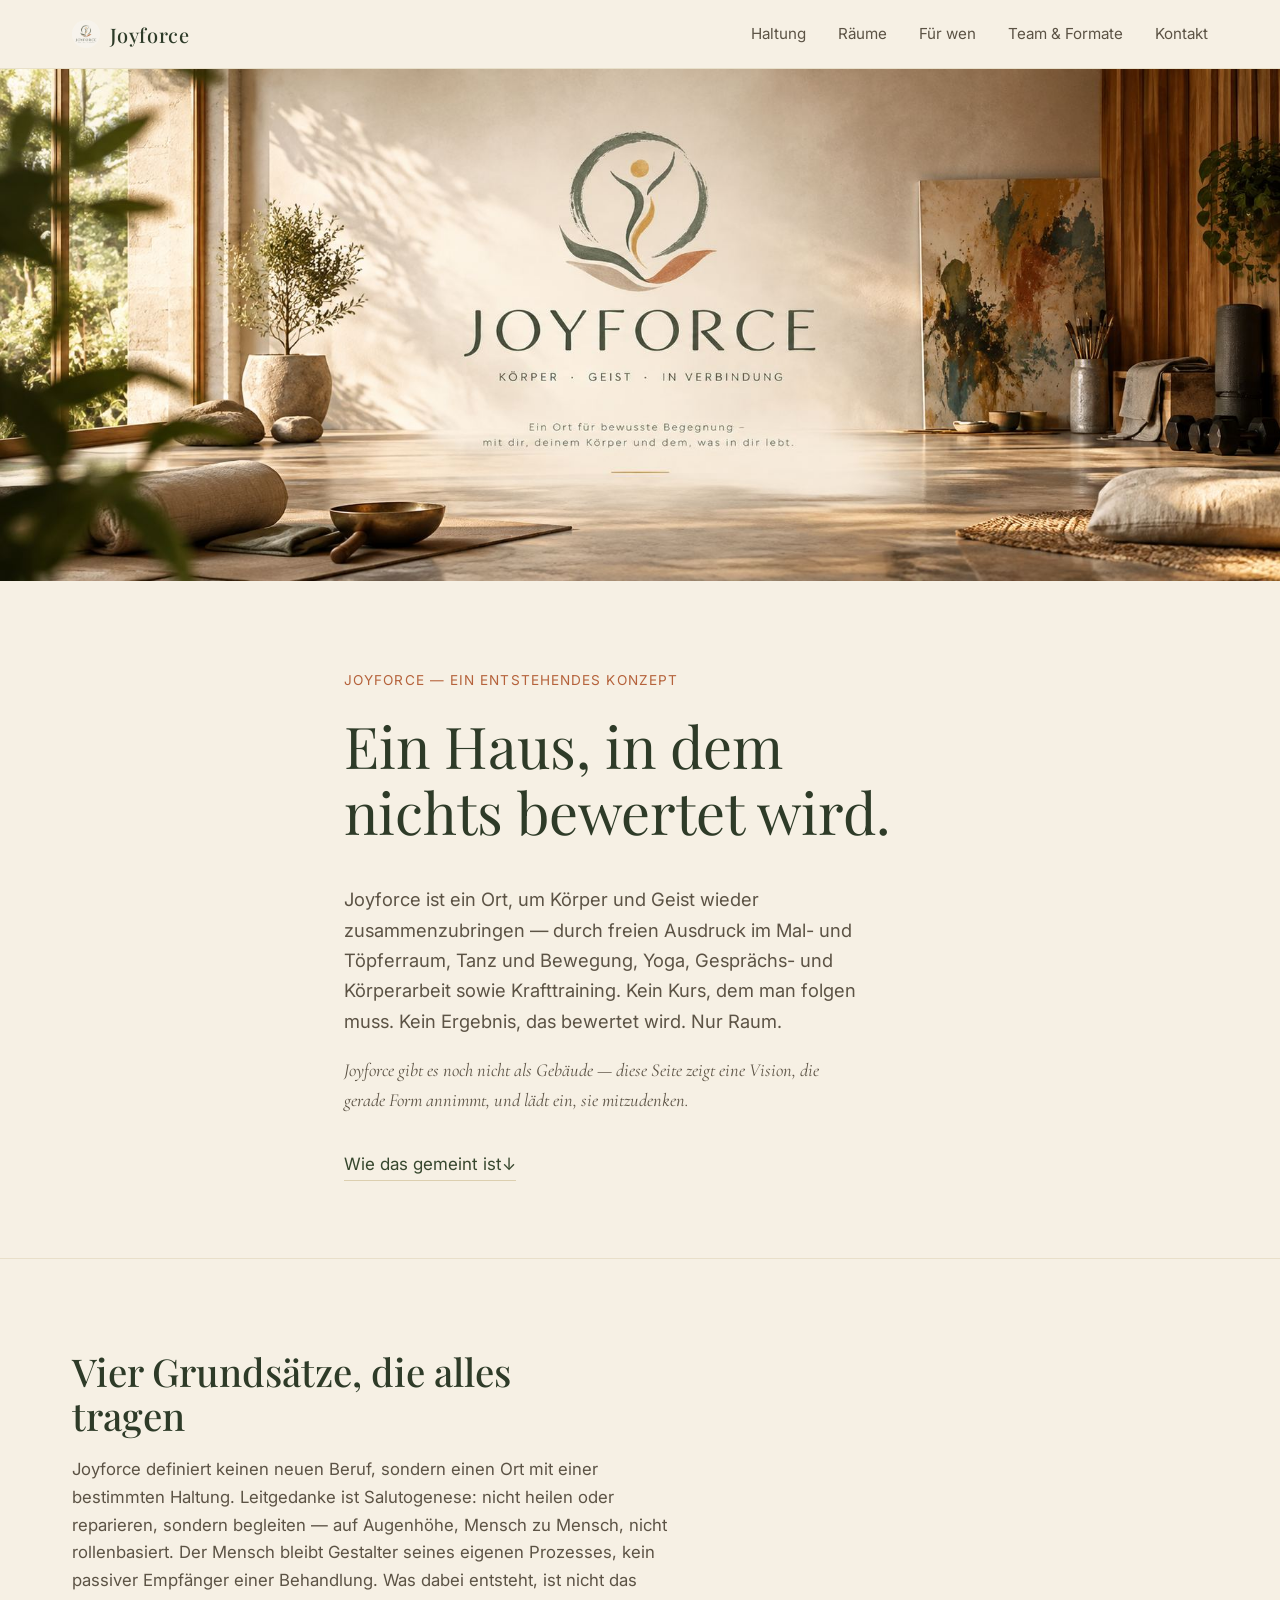
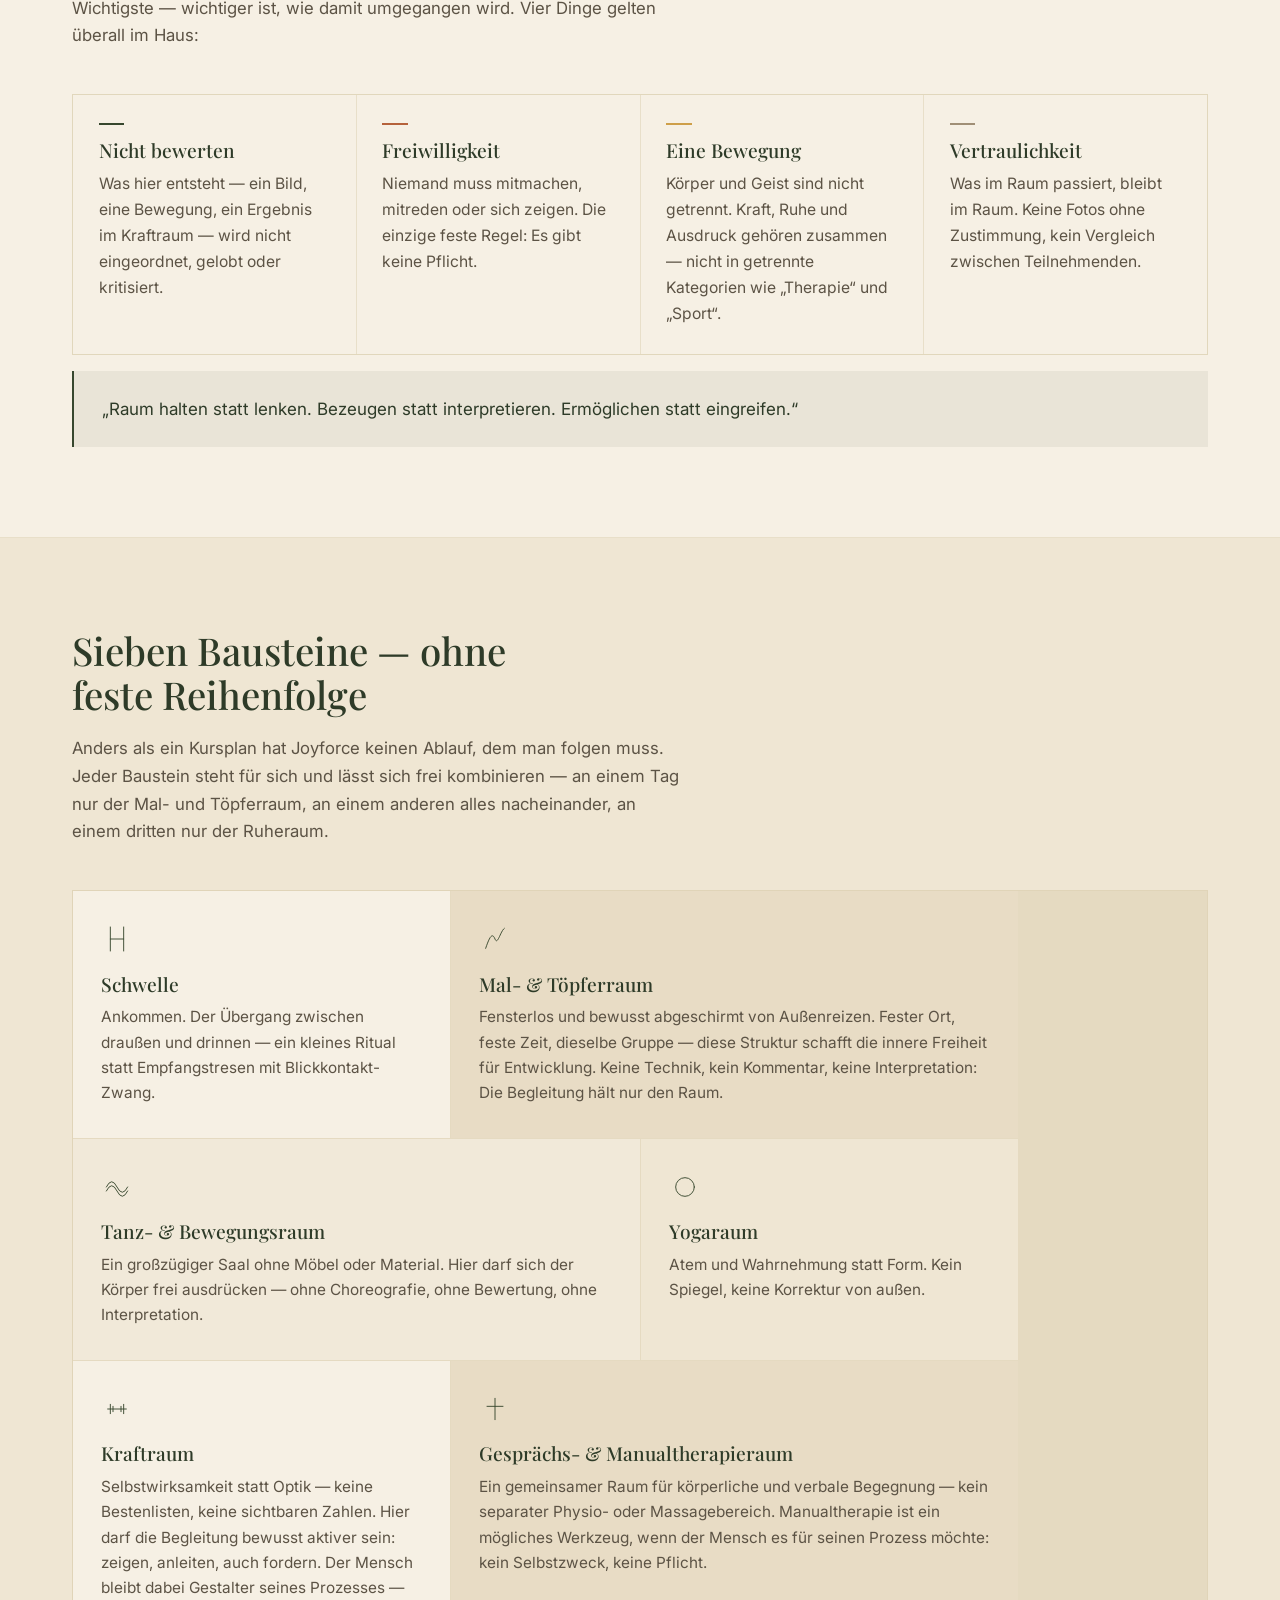
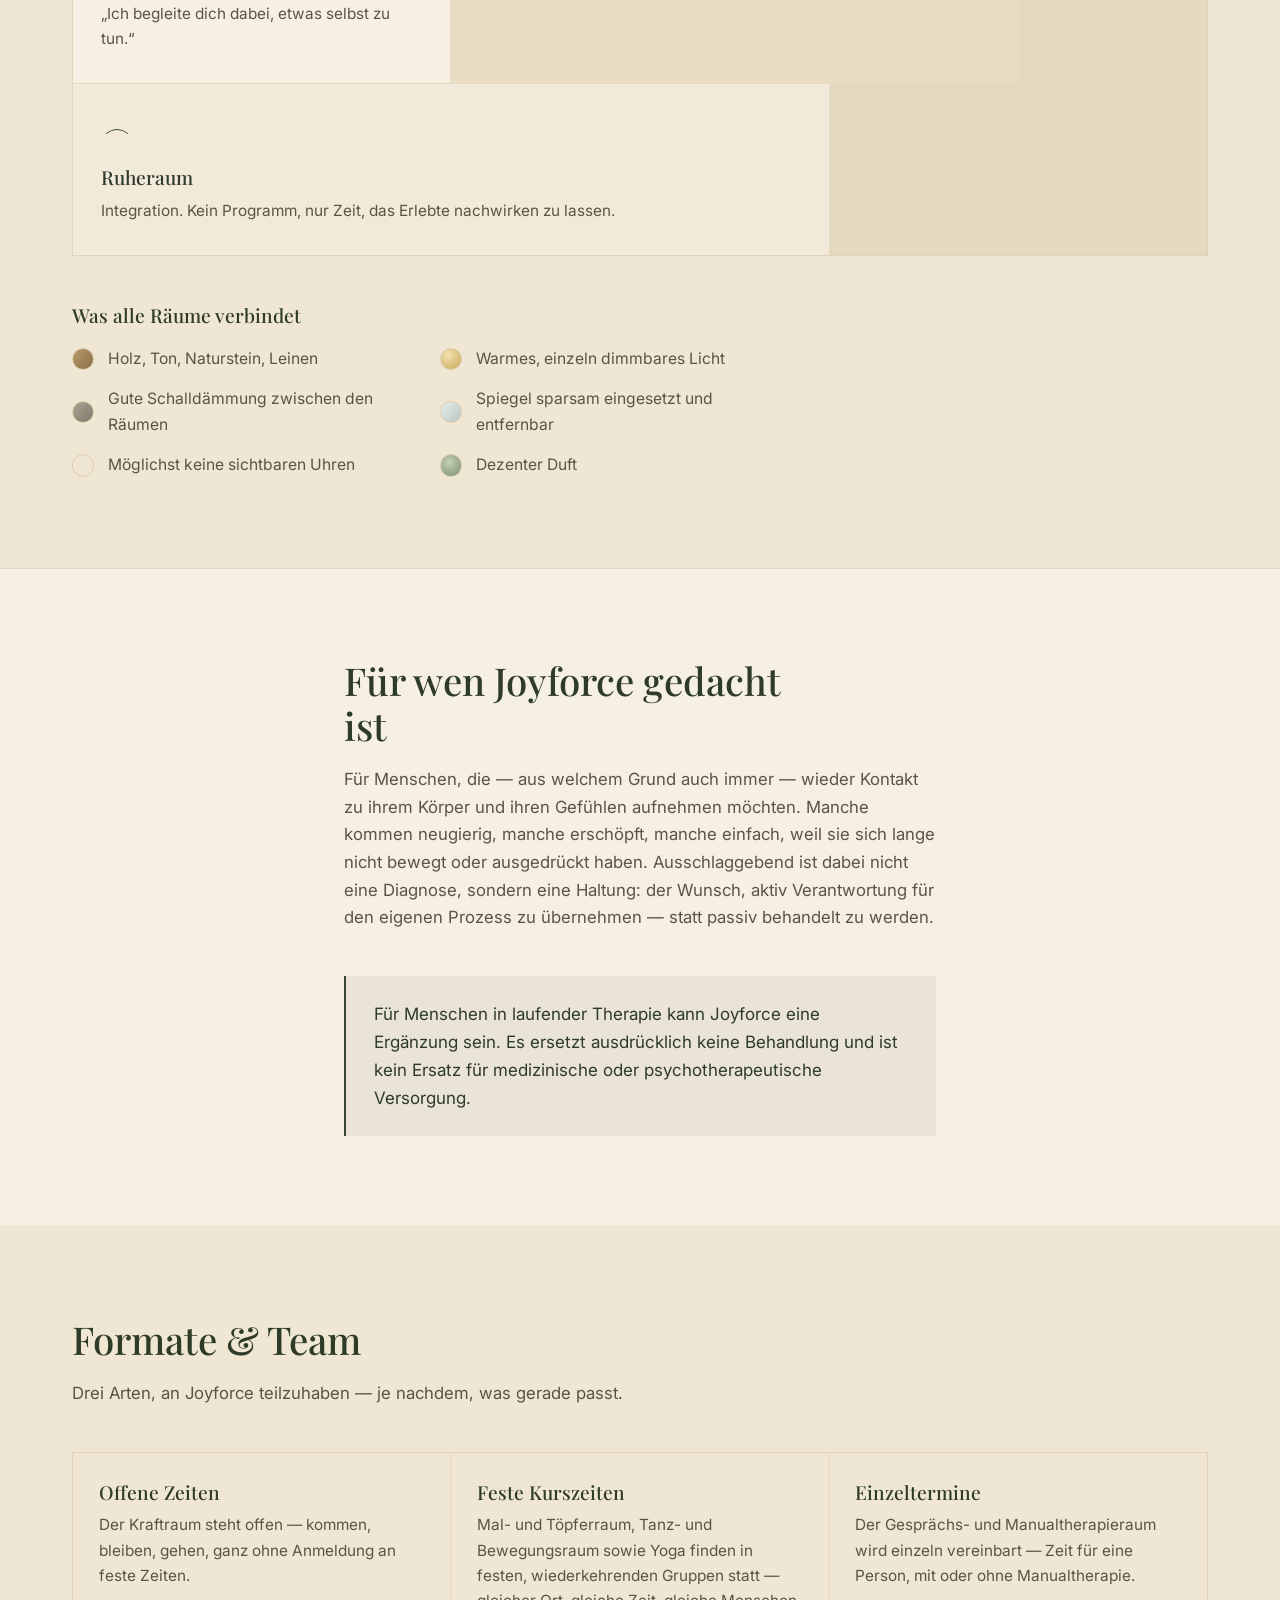
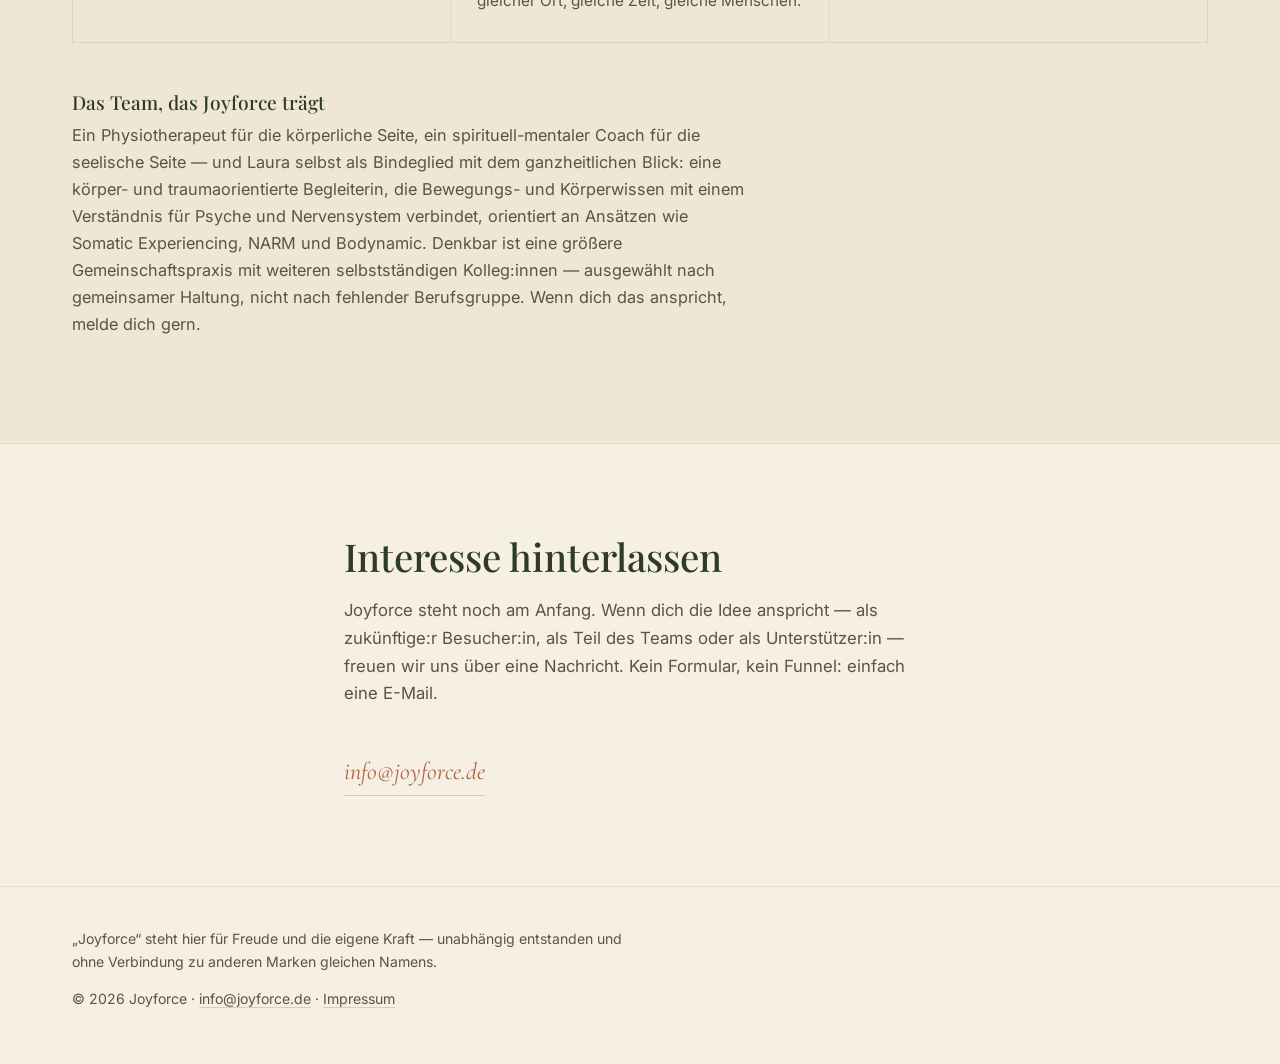
<file: index.html>
<!DOCTYPE html>
<html lang="de">
<head>
<meta charset="UTF-8">
<meta name="viewport" content="width=device-width, initial-scale=1">
<title>Joyforce — ein Haus, in dem nichts bewertet wird</title>
<meta name="description" content="Joyforce ist ein entstehendes Konzept für einen Ort mit einer bestimmten Haltung: freier Ausdruck im Mal- und Töpferraum, Tanz und Bewegung, Yoga, Gesprächs- und Körperarbeit sowie Krafttraining — ohne Bewertung, ohne Pflicht.">
<meta name="theme-color" content="#F5EFE3">
<link rel="icon" href="assets/logo.png">
<link rel="preconnect" href="https://fonts.googleapis.com">
<link rel="preconnect" href="https://fonts.gstatic.com" crossorigin>
<link href="https://fonts.googleapis.com/css2?family=Playfair+Display:ital,wght@0,400;0,500;1,400&family=Cormorant+Garamond:ital,wght@0,400;1,400&family=Inter:wght@400;500;600&display=swap" rel="stylesheet">
<link rel="stylesheet" href="css/style.css">
</head>
<body>

<a class="skip-link" href="#main">Zum Inhalt springen</a>

<header class="site-header">
  <div class="wrap header-row">
    <a class="wordmark" href="#top">
      <img class="wordmark-logo" src="assets/logo.png" alt="" width="40" height="40">
      <span>Joyforce</span>
    </a>
    <button class="nav-toggle" id="navToggle" aria-expanded="false" aria-controls="primaryNav">
      <span class="nav-toggle-label">Menü</span>
      <span class="nav-toggle-icon" aria-hidden="true"></span>
    </button>
    <nav class="primary-nav" id="primaryNav" aria-label="Hauptnavigation">
      <a href="#haltung">Haltung</a>
      <a href="#raeume">Räume</a>
      <a href="#fuer-wen">Für wen</a>
      <a href="#team">Team &amp; Formate</a>
      <a href="#kontakt">Kontakt</a>
    </nav>
  </div>
</header>

<main id="main">

  <section class="hero" id="top">
    <img class="hero-banner" src="assets/banner.jpg" alt="Joyforce — ein lichtdurchfluteter Raum mit Sitzkissen, Klangschale und Staffelei, Sinnbild für die sieben Bausteine des Hauses." width="1800" height="720">
    <div class="hero-below wrap">
      <p class="eyebrow">Joyforce — ein entstehendes Konzept</p>
      <h1>Ein Haus, in dem<br>nichts bewertet wird.</h1>
      <p class="hero-lead--below">
        Joyforce ist ein Ort, um Körper und Geist wieder zusammenzubringen —
        durch freien Ausdruck im Mal- und Töpferraum, Tanz und Bewegung,
        Yoga, Gesprächs- und Körperarbeit sowie Krafttraining. Kein Kurs,
        dem man folgen muss. Kein Ergebnis, das bewertet wird. Nur Raum.
      </p>
      <p class="hero-note">
        Joyforce gibt es noch nicht als Gebäude — diese Seite zeigt eine
        Vision, die gerade Form annimmt, und lädt ein, sie mitzudenken.
      </p>
      <a class="quiet-link" href="#haltung">Wie das gemeint ist<span aria-hidden="true"> ↓</span></a>
    </div>
  </section>

  <section class="section" id="haltung">
    <div class="wrap">
      <h2>Vier Grundsätze, die alles tragen</h2>
      <p class="section-lead">
        Joyforce definiert keinen neuen Beruf, sondern einen Ort mit einer
        bestimmten Haltung. Leitgedanke ist Salutogenese: nicht heilen oder
        reparieren, sondern begleiten — auf Augenhöhe, Mensch zu Mensch,
        nicht rollenbasiert. Der Mensch bleibt Gestalter seines eigenen
        Prozesses, kein passiver Empfänger einer Behandlung. Was dabei
        entsteht, ist nicht das Wichtigste — wichtiger ist, wie damit
        umgegangen wird. Vier Dinge gelten überall im Haus:
      </p>

      <div class="principles">
        <article class="principle" data-reveal>
          <h3>Nicht bewerten</h3>
          <p>
            Was hier entsteht — ein Bild, eine Bewegung, ein Ergebnis im
            Kraftraum — wird nicht eingeordnet, gelobt oder kritisiert.
          </p>
        </article>
        <article class="principle" data-reveal>
          <h3>Freiwilligkeit</h3>
          <p>
            Niemand muss mitmachen, mitreden oder sich zeigen. Die einzige
            feste Regel: Es gibt keine Pflicht.
          </p>
        </article>
        <article class="principle" data-reveal>
          <h3>Eine Bewegung</h3>
          <p>
            Körper und Geist sind nicht getrennt. Kraft, Ruhe und Ausdruck
            gehören zusammen — nicht in getrennte Kategorien wie „Therapie“
            und „Sport“.
          </p>
        </article>
        <article class="principle" data-reveal>
          <h3>Vertraulichkeit</h3>
          <p>
            Was im Raum passiert, bleibt im Raum. Keine Fotos ohne
            Zustimmung, kein Vergleich zwischen Teilnehmenden.
          </p>
        </article>
      </div>

      <div class="callout" data-reveal>
        <p>
          „Raum halten statt lenken. Bezeugen statt interpretieren.
          Ermöglichen statt eingreifen.“
        </p>
      </div>
    </div>
  </section>

  <section class="section section-alt" id="raeume">
    <div class="wrap">
      <h2>Sieben Bausteine — ohne feste Reihenfolge</h2>
      <p class="section-lead">
        Anders als ein Kursplan hat Joyforce keinen Ablauf, dem man folgen
        muss. Jeder Baustein steht für sich und lässt sich frei kombinieren —
        an einem Tag nur der Mal- und Töpferraum, an einem anderen alles
        nacheinander, an einem dritten nur der Ruheraum.
      </p>

      <div class="rooms">

        <article class="room room--a" data-reveal>
          <span class="room-icon" aria-hidden="true">
            <svg viewBox="0 0 48 48"><path d="M14 6 L14 42 M34 6 L34 42 M14 24 L34 24" /></svg>
          </span>
          <h3>Schwelle</h3>
          <p>
            Ankommen. Der Übergang zwischen draußen und drinnen — ein
            kleines Ritual statt Empfangstresen mit Blickkontakt-Zwang.
          </p>
        </article>

        <article class="room room--b" data-reveal>
          <span class="room-icon" aria-hidden="true">
            <svg viewBox="0 0 48 48"><path d="M10 38 C 16 20, 20 14, 24 24 C 28 34, 32 12, 38 8" /></svg>
          </span>
          <h3>Mal- &amp; Töpferraum</h3>
          <p>
            Fensterlos und bewusst abgeschirmt von Außenreizen. Fester Ort,
            feste Zeit, dieselbe Gruppe — diese Struktur schafft die innere
            Freiheit für Entwicklung. Keine Technik, kein Kommentar, keine
            Interpretation: Die Begleitung hält nur den Raum.
          </p>
        </article>

        <article class="room room--c" data-reveal>
          <span class="room-icon" aria-hidden="true">
            <svg viewBox="0 0 48 48"><path d="M8 24 Q 16 8, 24 24 T 40 24 M8 30 Q 16 14, 24 30 T 40 30" /></svg>
          </span>
          <h3>Tanz- &amp; Bewegungsraum</h3>
          <p>
            Ein großzügiger Saal ohne Möbel oder Material. Hier darf sich
            der Körper frei ausdrücken — ohne Choreografie, ohne Bewertung,
            ohne Interpretation.
          </p>
        </article>

        <article class="room room--d" data-reveal>
          <span class="room-icon" aria-hidden="true">
            <svg viewBox="0 0 48 48"><circle cx="24" cy="24" r="14" /></svg>
          </span>
          <h3>Yogaraum</h3>
          <p>
            Atem und Wahrnehmung statt Form. Kein Spiegel, keine Korrektur
            von außen.
          </p>
        </article>

        <article class="room room--e" data-reveal>
          <span class="room-icon" aria-hidden="true">
            <svg viewBox="0 0 48 48"><path d="M10 24 L38 24 M14 17 L14 31 M34 17 L34 31 M18 20 L18 28 M30 20 L30 28" /></svg>
          </span>
          <h3>Kraftraum</h3>
          <p>
            Selbstwirksamkeit statt Optik — keine Bestenlisten, keine
            sichtbaren Zahlen. Hier darf die Begleitung bewusst aktiver
            sein: zeigen, anleiten, auch fordern. Der Mensch bleibt dabei
            Gestalter seines Prozesses — „Ich begleite dich dabei, etwas
            selbst zu tun.“
          </p>
        </article>

        <article class="room room--f" data-reveal>
          <span class="room-icon" aria-hidden="true">
            <svg viewBox="0 0 48 48"><path d="M24 8 L24 40 M12 20 L36 20" /></svg>
          </span>
          <h3>Gesprächs- &amp; Manualtherapieraum</h3>
          <p>
            Ein gemeinsamer Raum für körperliche und verbale Begegnung —
            kein separater Physio- oder Massagebereich. Manualtherapie ist
            ein mögliches Werkzeug, wenn der Mensch es für seinen Prozess
            möchte: kein Selbstzweck, keine Pflicht.
          </p>
        </article>

        <article class="room room--g" data-reveal>
          <span class="room-icon" aria-hidden="true">
            <svg viewBox="0 0 48 48"><path d="M8 26 Q 24 14, 40 26" /></svg>
          </span>
          <h3>Ruheraum</h3>
          <p>
            Integration. Kein Programm, nur Zeit, das Erlebte nachwirken
            zu lassen.
          </p>
        </article>

      </div>

      <div class="materials" data-reveal>
        <h3>Was alle Räume verbindet</h3>
        <ul class="materials-list">
          <li><span class="swatch swatch--holz" aria-hidden="true"></span>Holz, Ton, Naturstein, Leinen</li>
          <li><span class="swatch swatch--licht" aria-hidden="true"></span>Warmes, einzeln dimmbares Licht</li>
          <li><span class="swatch swatch--stille" aria-hidden="true"></span>Gute Schalldämmung zwischen den Räumen</li>
          <li><span class="swatch swatch--spiegel" aria-hidden="true"></span>Spiegel sparsam eingesetzt und entfernbar</li>
          <li><span class="swatch swatch--zeit" aria-hidden="true"></span>Möglichst keine sichtbaren Uhren</li>
          <li><span class="swatch swatch--duft" aria-hidden="true"></span>Dezenter Duft</li>
        </ul>
      </div>
    </div>
  </section>

  <section class="section" id="fuer-wen">
    <div class="wrap wrap--narrow">
      <h2>Für wen Joyforce gedacht ist</h2>
      <p class="section-lead">
        Für Menschen, die — aus welchem Grund auch immer — wieder Kontakt
        zu ihrem Körper und ihren Gefühlen aufnehmen möchten. Manche kommen
        neugierig, manche erschöpft, manche einfach, weil sie sich lange
        nicht bewegt oder ausgedrückt haben. Ausschlaggebend ist dabei
        nicht eine Diagnose, sondern eine Haltung: der Wunsch, aktiv
        Verantwortung für den eigenen Prozess zu übernehmen — statt passiv
        behandelt zu werden.
      </p>
      <div class="callout" data-reveal>
        <p>
          Für Menschen in laufender Therapie kann Joyforce eine Ergänzung
          sein. Es ersetzt ausdrücklich keine Behandlung und ist kein
          Ersatz für medizinische oder psychotherapeutische Versorgung.
        </p>
      </div>
    </div>
  </section>

  <section class="section section-alt" id="team">
    <div class="wrap">
      <h2>Formate &amp; Team</h2>
      <p class="section-lead">
        Drei Arten, an Joyforce teilzuhaben — je nachdem, was gerade passt.
      </p>

      <div class="formats">
        <article class="format" data-reveal>
          <h3>Offene Zeiten</h3>
          <p>Der Kraftraum steht offen — kommen, bleiben, gehen, ganz ohne Anmeldung an feste Zeiten.</p>
        </article>
        <article class="format" data-reveal>
          <h3>Feste Kurszeiten</h3>
          <p>Mal- und Töpferraum, Tanz- und Bewegungsraum sowie Yoga finden in festen, wiederkehrenden Gruppen statt — gleicher Ort, gleiche Zeit, gleiche Menschen.</p>
        </article>
        <article class="format" data-reveal>
          <h3>Einzeltermine</h3>
          <p>Der Gesprächs- und Manualtherapieraum wird einzeln vereinbart — Zeit für eine Person, mit oder ohne Manualtherapie.</p>
        </article>
      </div>

      <div class="team-block" data-reveal>
        <h3>Das Team, das Joyforce trägt</h3>
        <p>
          Ein Physiotherapeut für die körperliche Seite, ein
          spirituell-mentaler Coach für die seelische Seite — und Laura
          selbst als Bindeglied mit dem ganzheitlichen Blick: eine körper-
          und traumaorientierte Begleiterin, die Bewegungs- und
          Körperwissen mit einem Verständnis für Psyche und Nervensystem
          verbindet, orientiert an Ansätzen wie Somatic Experiencing, NARM
          und Bodynamic. Denkbar ist eine größere Gemeinschaftspraxis mit
          weiteren selbstständigen Kolleg:innen — ausgewählt nach
          gemeinsamer Haltung, nicht nach fehlender Berufsgruppe. Wenn dich
          das anspricht, melde dich gern.
        </p>
      </div>
    </div>
  </section>

  <section class="section" id="kontakt">
    <div class="wrap wrap--narrow">
      <h2>Interesse hinterlassen</h2>
      <p class="section-lead">
        Joyforce steht noch am Anfang. Wenn dich die Idee anspricht — als
        zukünftige:r Besucher:in, als Teil des Teams oder als
        Unterstützer:in — freuen wir uns über eine Nachricht. Kein
        Formular, kein Funnel: einfach eine E-Mail.
      </p>
      <a class="contact-link" href="mailto:info@joyforce.de">info@joyforce.de</a>
    </div>
  </section>

</main>

<footer class="site-footer">
  <div class="wrap footer-row">
    <p>
      „Joyforce“ steht hier für Freude und die eigene Kraft — unabhängig
      entstanden und ohne Verbindung zu anderen Marken gleichen Namens.
    </p>
    <p class="footer-meta">© <span id="year">2026</span> Joyforce · <a href="mailto:info@joyforce.de">info@joyforce.de</a> · <a href="impressum.html">Impressum</a></p>
  </div>
</footer>

<script src="js/main.js"></script>
</body>
</html>
</file>
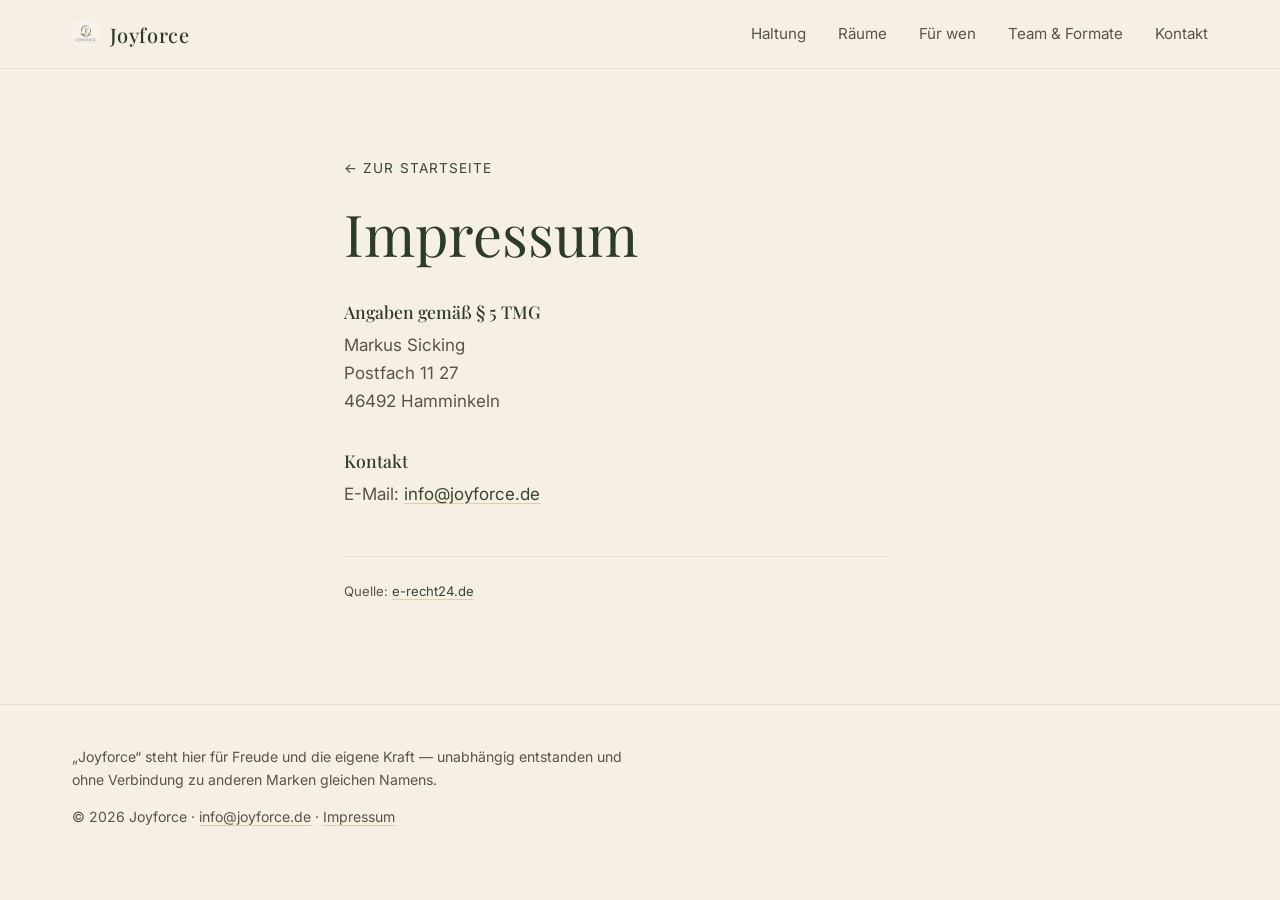
<file: impressum.html>
<!DOCTYPE html>
<html lang="de">
<head>
<meta charset="UTF-8">
<meta name="viewport" content="width=device-width, initial-scale=1">
<title>Impressum — Joyforce</title>
<meta name="robots" content="noindex">
<meta name="theme-color" content="#F5EFE3">
<link rel="icon" href="assets/logo.png">
<link rel="preconnect" href="https://fonts.googleapis.com">
<link rel="preconnect" href="https://fonts.gstatic.com" crossorigin>
<link href="https://fonts.googleapis.com/css2?family=Playfair+Display:ital,wght@0,400;0,500;1,400&family=Cormorant+Garamond:ital,wght@0,400;1,400&family=Inter:wght@400;500;600&display=swap" rel="stylesheet">
<link rel="stylesheet" href="css/style.css">
</head>
<body>

<a class="skip-link" href="#main">Zum Inhalt springen</a>

<header class="site-header">
  <div class="wrap header-row">
    <a class="wordmark" href="index.html">
      <img class="wordmark-logo" src="assets/logo.png" alt="" width="40" height="40">
      <span>Joyforce</span>
    </a>
    <button class="nav-toggle" id="navToggle" aria-expanded="false" aria-controls="primaryNav">
      <span class="nav-toggle-label">Menü</span>
      <span class="nav-toggle-icon" aria-hidden="true"></span>
    </button>
    <nav class="primary-nav" id="primaryNav" aria-label="Hauptnavigation">
      <a href="index.html#haltung">Haltung</a>
      <a href="index.html#raeume">Räume</a>
      <a href="index.html#fuer-wen">Für wen</a>
      <a href="index.html#team">Team &amp; Formate</a>
      <a href="index.html#kontakt">Kontakt</a>
    </nav>
  </div>
</header>

<main id="main">
  <section class="section legal">
    <div class="wrap wrap--narrow">
      <p class="eyebrow"><a class="back-link" href="index.html">← Zur Startseite</a></p>
      <h1>Impressum</h1>

      <h2>Angaben gemäß § 5 TMG</h2>
      <p>
        Markus Sicking<br>
        Postfach 11 27<br>
        46492 Hamminkeln
      </p>

      <h2>Kontakt</h2>
      <p>E-Mail: <a href="mailto:info@joyforce.de">info@joyforce.de</a></p>

      <p class="legal-source">Quelle: <a href="https://www.e-recht24.de" target="_blank" rel="noopener">e-recht24.de</a></p>
    </div>
  </section>
</main>

<footer class="site-footer">
  <div class="wrap footer-row">
    <p>
      „Joyforce“ steht hier für Freude und die eigene Kraft — unabhängig
      entstanden und ohne Verbindung zu anderen Marken gleichen Namens.
    </p>
    <p class="footer-meta">© <span id="year">2026</span> Joyforce · <a href="mailto:info@joyforce.de">info@joyforce.de</a> · <a href="impressum.html">Impressum</a></p>
  </div>
</footer>

<script src="js/main.js"></script>
</body>
</html>
</file>
<file: css/style.css>
/* ------------------------------------------------------------------
   Joyforce — Grundhaltung in CSS: ruhig, unaufdringlich, kein Vergleich.
   Naturmaterialien als Farbwerte statt Fotos. Kein SaaS-Karten-Raster,
   keine Rankings, keine Dringlichkeit.
------------------------------------------------------------------- */

:root {
  color-scheme: light;

  /* Oberflächen — warmes Creme, an Logo & Banner angelehnt */
  --paper:      #F6F0E4;
  --paper-2:    #EFE6D3;
  --stone:      #E8DCC5;
  --stone-2:    #E0D2B8;
  --linen:      #F1E9D9;

  /* Text */
  --ink:        #2E3B28;
  --ink-soft:   #5C5345;
  --ink-faint:  #8680754D;

  /* Linien */
  --line:       #DCCFAF;
  --line-soft:  #DCCFAF80;

  /* Akzente — aus dem Logo: Moos, Terrakotta, Gold, Taupe */
  --moss:       #4B5D42;
  --moss-deep:  #37472E;
  --moss-tint:  #4B5D4214;
  --terracotta: #B5623B;
  --terracotta-tint: #B5623B14;
  --gold:       #CE9F49;
  --gold-tint:  #CE9F4918;
  --taupe:      #A08F76;

  --radius: 2px;
  --ease-out: cubic-bezier(0.23, 1, 0.32, 1);
  --content-max: 76rem;
}

* { box-sizing: border-box; }

html {
  scroll-behavior: smooth;
}

@media (prefers-reduced-motion: reduce) {
  html { scroll-behavior: auto; }
}

body {
  margin: 0;
  background: var(--paper);
  color: var(--ink);
  font-family: "Inter", -apple-system, BlinkMacSystemFont, "Segoe UI", sans-serif;
  font-size: 1.0625rem;
  line-height: 1.65;
  -webkit-font-smoothing: antialiased;
  text-rendering: optimizeLegibility;
}

h1, h2, h3 {
  font-family: "Playfair Display", Georgia, "Times New Roman", serif;
  font-weight: 500;
  color: var(--ink);
  line-height: 1.15;
  margin: 0 0 0.5em;
}

h1 { font-size: clamp(2.2rem, 5vw + 1rem, 3.6rem); font-weight: 400; }
h2 { font-size: clamp(1.7rem, 2.6vw + 1rem, 2.4rem); }
h3 { font-size: 1.2rem; font-weight: 500; }

p { margin: 0 0 1em; color: var(--ink-soft); }

a {
  color: var(--moss-deep);
  text-decoration-color: var(--line);
  text-underline-offset: 0.2em;
}

a:hover { text-decoration-color: currentColor; }

a:focus-visible,
button:focus-visible {
  outline: 2px solid var(--moss-deep);
  outline-offset: 3px;
}

.skip-link {
  position: absolute;
  left: 1rem;
  top: -3rem;
  background: var(--ink);
  color: var(--paper);
  padding: 0.6em 1em;
  border-radius: var(--radius);
  transition: top 160ms var(--ease-out);
  z-index: 100;
}
.skip-link:focus { top: 1rem; }

.wrap {
  max-width: var(--content-max);
  margin-inline: auto;
  padding-inline: 1.5rem;
}
.wrap--narrow { max-width: 42rem; }

@media (min-width: 640px) {
  .wrap { padding-inline: 2.5rem; }
}

/* ---------------- Header ---------------- */

.site-header {
  position: sticky;
  top: 0;
  z-index: 20;
  background: color-mix(in srgb, var(--paper) 92%, transparent);
  backdrop-filter: blur(6px);
  border-bottom: 1px solid var(--line-soft);
}

.header-row {
  display: flex;
  align-items: center;
  justify-content: space-between;
  padding-block: 1.1rem;
}

.wordmark {
  display: inline-flex;
  align-items: center;
  gap: 0.6rem;
  font-family: "Playfair Display", serif;
  font-size: 1.25rem;
  font-weight: 500;
  color: var(--ink);
  text-decoration: none;
  letter-spacing: 0.03em;
}

.wordmark-logo {
  width: 28px;
  height: 28px;
  object-fit: contain;
  border-radius: 50%;
}

.nav-toggle {
  display: inline-flex;
  align-items: center;
  gap: 0.6em;
  background: none;
  border: 1px solid var(--line);
  border-radius: var(--radius);
  padding: 0.5em 0.9em;
  color: var(--ink);
  font: inherit;
  font-size: 0.9rem;
  cursor: pointer;
}

.nav-toggle-icon {
  width: 16px;
  height: 11px;
  position: relative;
  display: inline-block;
}
.nav-toggle-icon::before,
.nav-toggle-icon::after {
  content: "";
  position: absolute;
  left: 0;
  right: 0;
  height: 1px;
  background: currentColor;
  transition: transform 200ms var(--ease-out), opacity 200ms var(--ease-out);
}
.nav-toggle-icon::before { top: 0; }
.nav-toggle-icon::after { bottom: 0; }
.nav-toggle-icon { border-top: none; }
.nav-toggle-icon::before, .nav-toggle-icon::after {}
.nav-toggle[aria-expanded="true"] .nav-toggle-icon::before {
  transform: translateY(5px) rotate(45deg);
}
.nav-toggle[aria-expanded="true"] .nav-toggle-icon::after {
  transform: translateY(-5px) rotate(-45deg);
}

.primary-nav {
  display: none;
  flex-direction: column;
  gap: 0.25rem;
  position: absolute;
  left: 0;
  right: 0;
  top: 100%;
  background: var(--paper);
  border-bottom: 1px solid var(--line-soft);
  padding: 0.5rem 1.5rem 1.25rem;
}
.primary-nav.is-open { display: flex; }

.primary-nav a {
  text-decoration: none;
  color: var(--ink-soft);
  padding: 0.65em 0;
  border-bottom: 1px solid var(--line-soft);
  font-size: 0.98rem;
}
.primary-nav a:last-child { border-bottom: none; }
.primary-nav a:hover,
.primary-nav a:focus-visible { color: var(--moss-deep); }

@media (min-width: 800px) {
  .nav-toggle { display: none; }
  .primary-nav {
    display: flex;
    flex-direction: row;
    position: static;
    background: none;
    border: none;
    padding: 0;
    gap: 2rem;
  }
  .primary-nav a {
    border-bottom: none;
    padding: 0;
    font-size: 0.95rem;
  }
  .primary-nav a::after {
    content: "";
    display: block;
    height: 1px;
    width: 0;
    background: var(--moss-deep);
    transition: width 200ms var(--ease-out);
  }
  .primary-nav a:hover::after,
  .primary-nav a:focus-visible::after { width: 100%; }
}

/* ---------------- Hero ---------------- */

.hero {
  position: relative;
  border-bottom: 1px solid var(--line-soft);
}

.hero-banner {
  display: block;
  width: 100%;
  height: auto;
  max-height: 70vh;
  object-fit: cover;
  object-position: center 30%;
}

.hero-below {
  padding-block: clamp(3rem, 7vw, 5.5rem) clamp(3rem, 6vw, 5rem);
  max-width: 42rem;
}

.eyebrow {
  font-size: 0.85rem;
  letter-spacing: 0.08em;
  text-transform: uppercase;
  color: var(--terracotta);
  margin-bottom: 1.25rem;
}

.hero h1 { margin-bottom: 0.7em; }

.hero-lead--below {
  font-size: 1.15rem;
  color: var(--ink-soft);
  max-width: 34rem;
}

.hero-note {
  font-style: italic;
  font-family: "Cormorant Garamond", serif;
  color: var(--ink-soft);
  font-size: 1.15rem;
  max-width: 32rem;
}

.quiet-link {
  display: inline-block;
  margin-top: 1rem;
  text-decoration: none;
  color: var(--moss-deep);
  border-bottom: 1px solid var(--line);
  padding-bottom: 0.15em;
  transition: border-color 160ms var(--ease-out);
}
.quiet-link:hover { border-color: currentColor; }
.quiet-link span { display: inline-block; transition: transform 200ms var(--ease-out); }
.quiet-link:hover span { transform: translateY(2px); }

/* ---------------- Sections ---------------- */

.section {
  padding-block: clamp(3.5rem, 7vw, 6rem);
  border-bottom: 1px solid var(--line-soft);
}
.section-alt { background: var(--paper-2); }

.section h2 { max-width: 30rem; }

.section-lead {
  max-width: 38rem;
  font-size: 1.05rem;
  margin-bottom: 2.75rem;
}

/* ---------------- Grundsätze ---------------- */

.principles {
  display: grid;
  grid-template-columns: 1fr;
  gap: 1px;
  background: var(--line-soft);
  border: 1px solid var(--line-soft);
}

@media (min-width: 700px) {
  .principles { grid-template-columns: repeat(2, 1fr); }
}
@media (min-width: 1100px) {
  .principles { grid-template-columns: repeat(4, 1fr); }
}

.principle {
  background: var(--paper);
  padding: 1.75rem 1.6rem;
}

.principle h3::before {
  content: "";
  display: block;
  width: 1.6rem;
  height: 2px;
  background: var(--moss-deep);
  margin-bottom: 0.9rem;
}
.principle:nth-child(2) h3::before { background: var(--terracotta); }
.principle:nth-child(3) h3::before { background: var(--gold); }
.principle:nth-child(4) h3::before { background: var(--taupe); }

.principle p { margin-bottom: 0; font-size: 0.98rem; }

/* ---------------- Räume: freies Raster, keine Reihenfolge ---------------- */

.rooms {
  display: grid;
  grid-template-columns: 1fr;
  gap: 1px;
  background: var(--line-soft);
  border: 1px solid var(--line-soft);
  margin-bottom: 3rem;
}

@media (min-width: 640px) {
  .rooms { grid-template-columns: repeat(2, 1fr); }
}

@media (min-width: 1024px) {
  .rooms {
    grid-template-columns: repeat(6, 1fr);
    grid-auto-flow: dense;
  }
  .room--a { grid-column: span 2; }
  .room--b { grid-column: span 3; }
  .room--c { grid-column: span 3; }
  .room--d { grid-column: span 2; }
  .room--e { grid-column: span 2; }
  .room--f { grid-column: span 3; }
  .room--g { grid-column: span 4; }
}

.room {
  background: var(--paper);
  padding: 2rem 1.75rem;
  display: flex;
  flex-direction: column;
}

.room:nth-child(4n+2) { background: var(--stone); }
.room:nth-child(4n+3) { background: var(--linen); }
.room:nth-child(4n)   { background: var(--paper-2); }

.room-icon {
  display: block;
  width: 32px;
  height: 32px;
  margin-bottom: 1.1rem;
  color: var(--moss-deep);
}
.room-icon svg {
  width: 100%;
  height: 100%;
  fill: none;
  stroke: currentColor;
  stroke-width: 1.4;
  stroke-linecap: round;
  stroke-linejoin: round;
}

.room h3 { margin-bottom: 0.5em; }
.room p { font-size: 0.96rem; margin-bottom: 0; }

/* ---------------- Materialien ---------------- */

.materials h3 { margin-bottom: 1.25rem; }

.materials-list {
  list-style: none;
  margin: 0;
  padding: 0;
  display: grid;
  grid-template-columns: 1fr;
  gap: 0.9rem 2rem;
  max-width: 44rem;
}

@media (min-width: 640px) {
  .materials-list { grid-template-columns: repeat(2, 1fr); }
}

.materials-list li {
  display: flex;
  align-items: center;
  gap: 0.85rem;
  color: var(--ink-soft);
  font-size: 0.98rem;
}

.swatch {
  width: 1.4rem;
  height: 1.4rem;
  border-radius: 50%;
  flex-shrink: 0;
  border: 1px solid var(--line);
}
.swatch--holz   { background: linear-gradient(135deg, #B99A6E, #8C6E45); }
.swatch--licht  { background: radial-gradient(circle at 35% 30%, #F4E2AE, #C9A75B); }
.swatch--stille { background: linear-gradient(135deg, #ACA492, #7E7869); }
.swatch--spiegel{ background: linear-gradient(135deg, #E7EEEA, #B9C4BE); }
.swatch--zeit   { background: transparent; }
.swatch--duft   { background: radial-gradient(circle at 40% 35%, #C4D0B4, #7C8F6C); }

/* ---------------- Für wen / Callout ---------------- */

.callout {
  border-left: 2px solid var(--moss-deep);
  background: var(--moss-tint);
  padding: 1.5rem 1.75rem;
  margin-top: 1rem;
}
.callout p { color: var(--ink); margin-bottom: 0; }

/* ---------------- Formate & Team ---------------- */

.formats {
  display: grid;
  grid-template-columns: 1fr;
  gap: 1px;
  background: var(--line-soft);
  border: 1px solid var(--line-soft);
  margin-bottom: 3rem;
}
@media (min-width: 700px) {
  .formats { grid-template-columns: repeat(3, 1fr); }
}
.format {
  background: var(--paper-2);
  padding: 1.75rem 1.6rem;
}
.format p { font-size: 0.96rem; margin-bottom: 0; }

.team-block {
  max-width: 42rem;
}
.team-block p { font-size: 1.02rem; }

/* ---------------- Kontakt ---------------- */

.contact-link {
  display: inline-block;
  font-family: "Cormorant Garamond", serif;
  font-size: 1.5rem;
  font-style: italic;
  color: var(--terracotta);
  text-decoration: none;
  border-bottom: 1px solid var(--line);
  padding-bottom: 0.2rem;
  transition: border-color 160ms var(--ease-out);
}
.contact-link:hover { border-color: currentColor; }

/* ---------------- Rechtliche Seiten ---------------- */

.legal { padding-block: clamp(3rem, 7vw, 5.5rem); }
.legal h1 { margin-bottom: 1.5rem; }
.legal h2 {
  font-size: 1.1rem;
  margin-top: 2.25rem;
}
.legal p { max-width: 34rem; }

.back-link {
  text-decoration: none;
  border-bottom: 1px solid transparent;
  transition: border-color 160ms var(--ease-out);
}
.back-link:hover { border-color: currentColor; }

.legal-source {
  margin-top: 3rem;
  padding-top: 1.5rem;
  border-top: 1px solid var(--line-soft);
  font-size: 0.82rem;
  color: var(--ink-soft);
}

/* ---------------- Footer ---------------- */

.site-footer {
  padding-block: 2.5rem;
}
.footer-row p {
  font-size: 0.88rem;
  color: var(--ink-soft);
  max-width: 36rem;
}
.footer-meta a { color: inherit; }

/* ---------------- Scroll reveal (dezent) ---------------- */

[data-reveal] {
  opacity: 0;
  transform: translateY(10px);
  transition: opacity 500ms var(--ease-out), transform 500ms var(--ease-out);
}
[data-reveal].is-visible {
  opacity: 1;
  transform: translateY(0);
}

@media (prefers-reduced-motion: reduce) {
  [data-reveal] {
    opacity: 1;
    transform: none;
    transition: none;
  }
}
</file>
